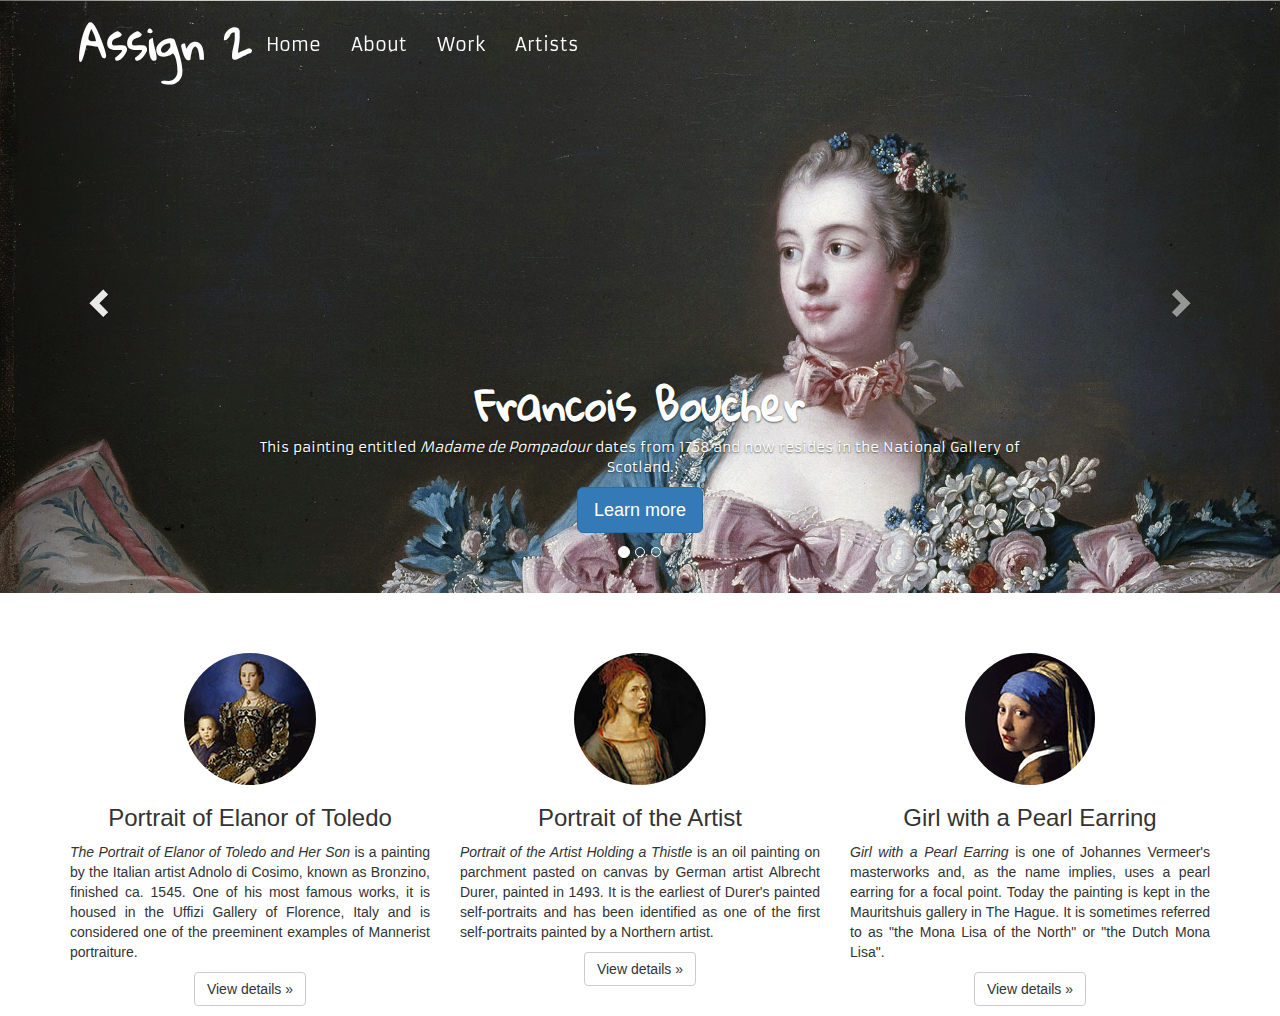
<file: artstore/index.html>
<!DOCTYPE html>
<html lang="en">
<head>
	<meta charset="utf-8">
	<meta name="viewport" content="width=device-width, initial-scale=1">
	<title>Assign 2</title>
	<!-- Latest compiled and minified CSS -->
	<link rel="stylesheet" href="https://maxcdn.bootstrapcdn.com/bootstrap/3.3.7/css/bootstrap.min.css">
	<link rel="stylesheet" href="css/artstore.css">
	<!-- Fonts being used -->
	<link href='https://fonts.googleapis.com/css?family=Gloria+Hallelujah' rel='stylesheet'>
	<link href='https://fonts.googleapis.com/css?family=Armata' rel='stylesheet'>

	<script src="https://ajax.googleapis.com/ajax/libs/jquery/3.2.0/jquery.min.js"></script>
	<script src="https://maxcdn.bootstrapcdn.com/bootstrap/3.3.7/js/bootstrap.min.js"></script>
</head>

<body>
	<header>
		<div id="indexNavRow">
			<nav class="navbar navbar-inverse indexHead">
				<div class="container-fluid">
					<ul class="nav navbar-nav navbar-left">
						<li><h1 class="logoText">Assign 2</h1></li>
						<li><a href="index.html">Home</a></li>
						<li><a href="about.html">About</a></li>
						<li><a href="work.html">Work</a></li>
						<li><a href="artists.html">Artists</a></li>
					</ul>
				</div>
			</nav>
		</div>
	</header>



  <div id="myCarousel" class="carousel slide" data-ride="carousel">
    <!-- Indicators -->
    <ol class="carousel-indicators">
      <li data-target="#myCarousel" data-slide-to="0" class="active"></li>
      <li data-target="#myCarousel" data-slide-to="1"></li>
      <li data-target="#myCarousel" data-slide-to="2"></li>
    </ol>

    <!-- Wrapper for slides -->
    <div class="carousel-inner">
      <div class="item active">
        <img src="images/boucher2.jpg" alt="Boucher">
        <div class="carousel-caption">
          <h3 class="logoText">Francois Boucher</h3>
          <p class="rowHeader">This painting entitled <em>Madame de Pompadour</em> dates from 1758 and now resides in the National Gallery of Scotland.</p>
          <p><a class="btn btn-primary btn-lg" href="#" role="button">Learn more</a></p>
        </div>
      </div>

      <div class="item">
        <img src="images/david2.jpg" alt="David">
        <div class="carousel-caption">
          <h3 class="logoText">Jacques-Louis David</h3>
          <p class="rowHeader"><em>The Intervention of the Sabine Women</em> was painted in 1799 and resides in the Musee du Louvre, Paris</p>
          <p><a class="btn btn-primary btn-lg" href="#" role="button">Learn more</a></p>
        </div>
      </div>
    
      <div class="item">
        <img src="images/vermeer2.jpg" alt="Vermeer">
        <div class="carousel-caption">
          <h3 class="logoText">Jan Vermeer</h3>
          <p class="rowHeader"><em>The Art of Painting</em> is considred by many to be Vermeer's masterpiece.</p>
          <p><a class="btn btn-primary btn-lg" href="#" role="button">Learn more</a></p>
        </div>
      </div>
    </div>

    <!-- Left and right controls -->
    <a class="left carousel-control" href="#myCarousel" data-slide="prev">
      <span class="glyphicon glyphicon-chevron-left"></span>
      <span class="sr-only">Previous</span>
    </a>
    <a class="right carousel-control" href="#myCarousel" data-slide="next">
      <span class="glyphicon glyphicon-chevron-right"></span>
      <span class="sr-only">Next</span>
    </a>
  </div>
  <br>
  <br>
  <br>
  <div class="container">
  	<div class="row">
  		<div class="col-md-4 center-block">
  			<img src="images/thumbs/120010.jpg" class="img-circle center-block" alt="Portrait of Elanor of Toledo">
  			<h3 class="text-center">Portrait of Elanor of Toledo</h3>
  			<p class="text-justify"><em>The Portrait of Elanor of Toledo and Her Son</em> is a painting by the Italian artist Adnolo di Cosimo, known as Bronzino, finished ca. 1545. One of his most famous works, it is housed in the Uffizi Gallery of Florence, Italy and is considered one of the preeminent examples of Mannerist portraiture.</p>
  			<p class="text-center"><a class="btn btn-default" href="#" role="button">View details &raquo;</a></p>
  		</div>
  		<div class="col-md-4">
  			<img src="images/thumbs/116010.jpg" class="img-circle center-block" alt="Portrait of the Artist">
  			<h3 class="text-center">Portrait of the Artist</h3>
  			<p class="text-justify"><em>Portrait of the Artist Holding a Thistle</em> is an oil painting on parchment pasted on canvas by German artist Albrecht Durer, painted in 1493. It is the earliest of Durer's painted self-portraits and has been identified as one of the first self-portraits painted by a Northern artist.</p>
  			<p class="text-center"><a class="btn btn-default" href="#" role="button">View details &raquo;</a></p>
  		</div>
  		<div class="col-md-4">
  			<img src="images/thumbs/106020.jpg" class="img-circle center-block" alt="Girl with a Pearl Earring">
  			<h3 class="text-center">Girl with a Pearl Earring</h3>
  			<p class="text-justify"><em>Girl with a Pearl Earring</em> is one of Johannes Vermeer's masterworks and, as the name implies, uses a pearl earring for a focal point. Today the painting is kept in the Mauritshuis gallery in The Hague. It is sometimes referred to as "the Mona Lisa of the North" or "the Dutch Mona Lisa".</p>
  			<p class="text-center"><a class="btn btn-default center" href="#" role="button">View details &raquo;</a></p>
  		</div>
  	</div>
  </div>



</body>
</html>
</file>
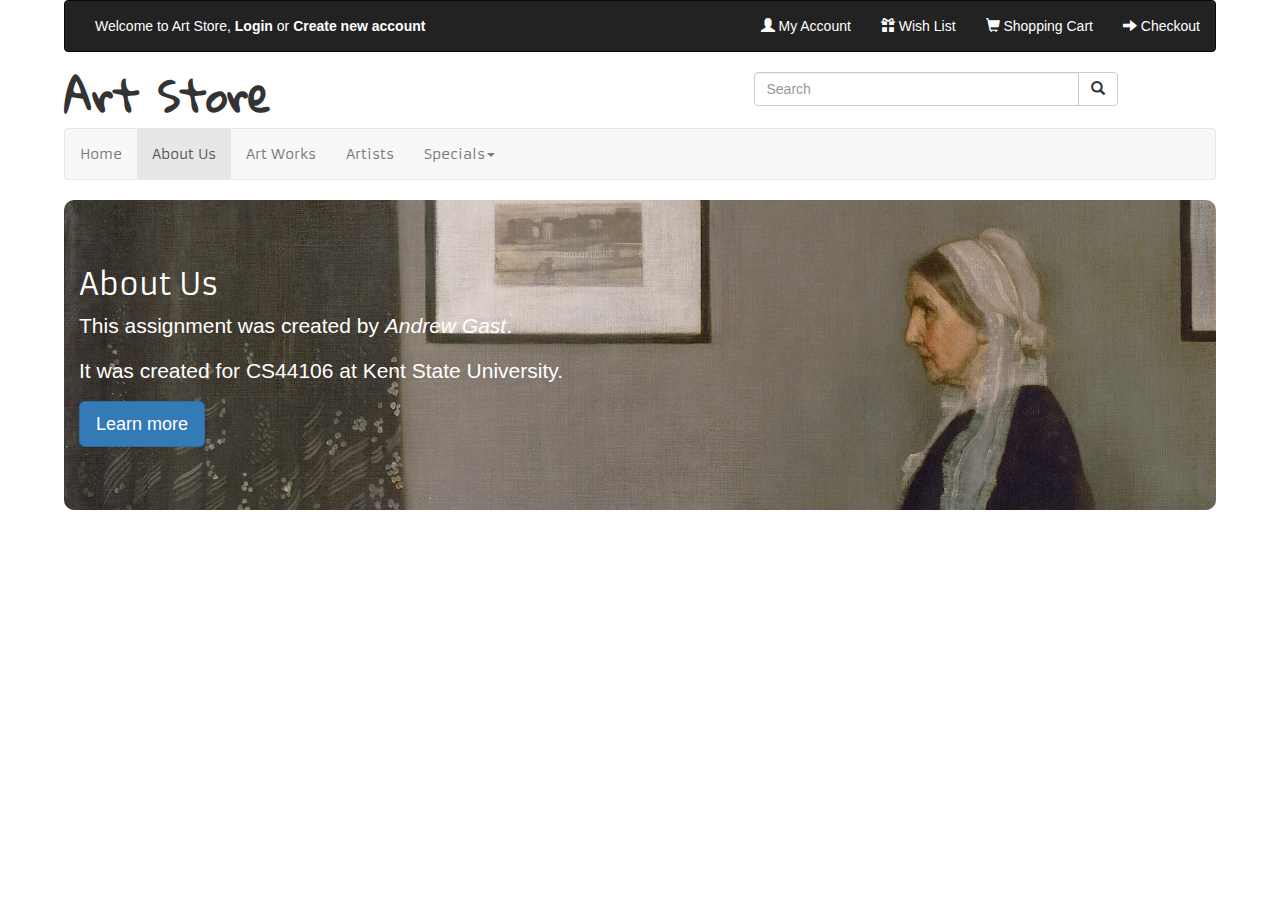
<file: artstore/about.html>
<!DOCTYPE html>
<html lang="en">
<head>
	<meta charset="utf-8">
	<meta name="viewport" content="width=device-width, initial-scale=1">
	<title>Chapter5</title>
	<!-- Latest compiled and minified CSS -->
	<link rel="stylesheet" href="https://maxcdn.bootstrapcdn.com/bootstrap/3.3.7/css/bootstrap.min.css">
	<link rel="stylesheet" href="css/artstore.css">
	<!-- Fonts being used -->
	<link href='https://fonts.googleapis.com/css?family=Gloria+Hallelujah' rel='stylesheet'>
	<link href='https://fonts.googleapis.com/css?family=Armata' rel='stylesheet'>

	<script src="https://ajax.googleapis.com/ajax/libs/jquery/3.2.0/jquery.min.js"></script>
	<script src="https://maxcdn.bootstrapcdn.com/bootstrap/3.3.7/js/bootstrap.min.js"></script>
</head>

<body>
	<header>
		<!-- Top nav bar (Login, Account, Wish List, etc.)-->
		<div id="topNavRow">
			<nav class="navbar navbar-inverse">
				<div class="container-fluid">
					<div class="navbar-header">
						<p class="navbar-text">
							Welcome to Art Store, <a class="navbar-link" href="#"><strong>Login</strong></a> or <a class="navbar-link" href="#"><strong>Create new account</strong></a>
						</p>
					</div>
					<ul class="nav navbar-nav navbar-right">
						<li><a href="#"><span class="glyphicon glyphicon-user"></span> My Account</a></li>
						<li><a href="#"><span class="glyphicon glyphicon-gift"></span> Wish List</a></li>
						<li><a href="#"><span class="glyphicon glyphicon-shopping-cart"></span> Shopping Cart</a></li>
						<li><a href="#"><span class="glyphicon glyphicon-arrow-right"></span> Checkout</a></li>
					</ul>
				</div>
			</nav>
		</div>

		<!-- Logo row (Art Store, search)-->
		<div id="logoRow">
		<div class="row">
			<div class="col-md-4">
			<h1>Art Store</h1>
			</div>

			<div class="col-md-3"></div>

			<div class="col-md-4">
			<form action="http://www.randyconnolly.com/tests/process.php">
				<div class="input-group">
					<input type="text" class="form-control" placeholder="Search">
					<div class="input-group-btn">
						<button class="btn btn-default" type="submit"><i class="glyphicon glyphicon-search"></i></button>
					</div>
				</div>
			</form>
			</div>
		</div>
		</div>

		<!-- Bottom nav bar (Home, About, Art Works, etc.) -->
		<div id="botNavRow">
			<nav class="navbar navbar-default">
				<ul class="nav navbar-nav">
					<li><a href="index.html">Home</a></li>
					<li class="active"><a href="about.html">About Us</a></li>
					<li ><a href="work.html">Art Works</a></li>
					<li><a href="artists.html">Artists</a></li>
					<li class="dropdown"><a class="dropdown-toggle" data-toggle="dropdown" href="#">Specials<span class="caret"></span></a>
						<ul class="dropdown-menu">
							<li><a href="#">Special 1</a></li>
							<li><a href="#">Special 2</a></li>
						</ul>
					</li>
				</ul>
			</nav>
		</div>
	</header>
	<div class="main">
		<div class="jumbotron">
			<div class="container">
				<h2 class="rowHeader">About Us</h2>      
				<p>This assignment was created by <em>Andrew Gast</em>.</p>
				<p>It was created for CS44106 at Kent State University.</p>
				<p><a class="btn btn-primary btn-lg" href="#" role="button">Learn more</a></p>
			</div>
		</div>
	</div>
</body>
</html>
</file>
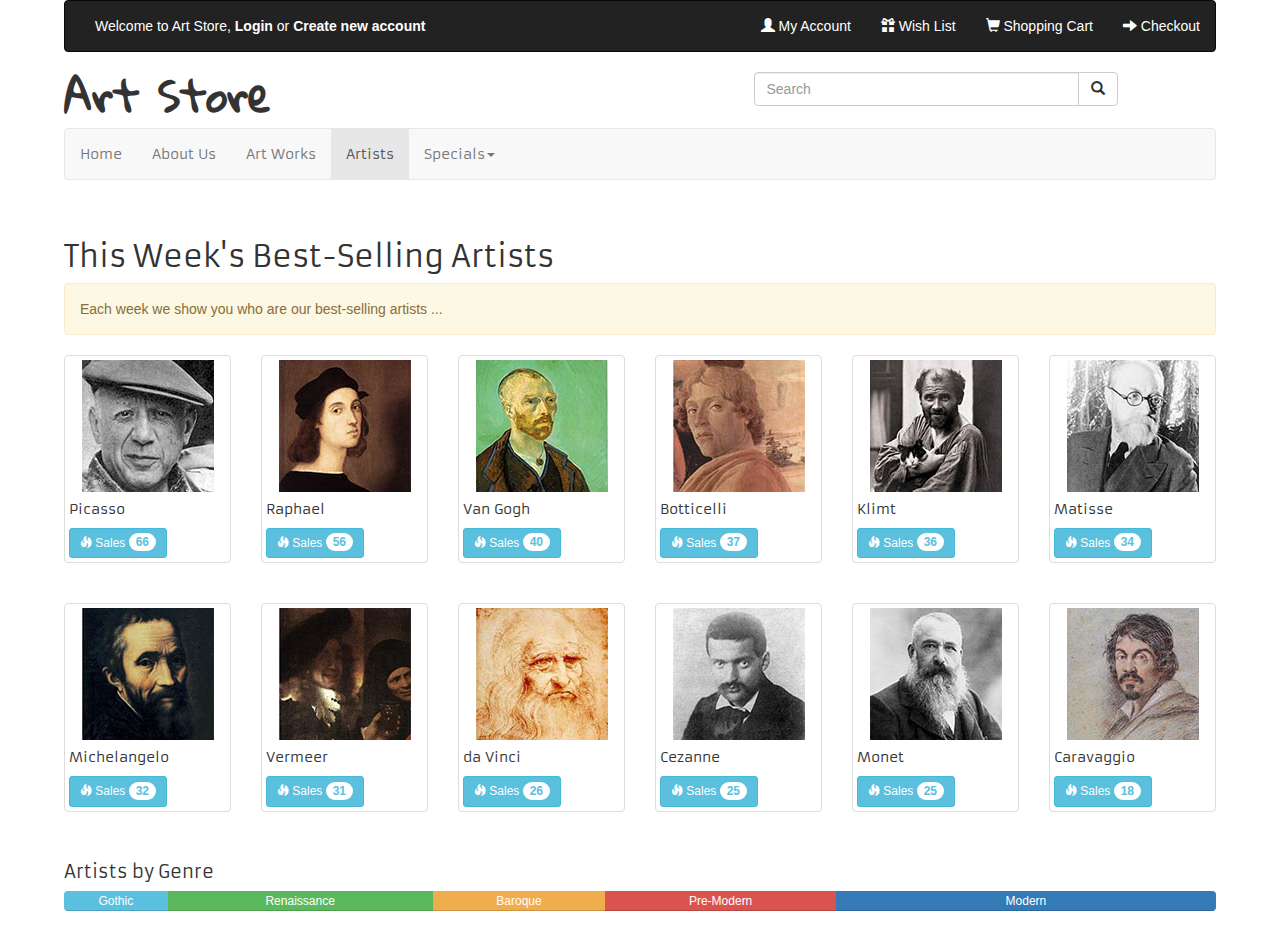
<file: artstore/artists.html>
<!DOCTYPE html>
<html lang="en">
<head>
	<meta charset="utf-8">
	<meta name="viewport" content="width=device-width, initial-scale=1">
	<title>Chapter5</title>
	<!-- Latest compiled and minified CSS -->
	<link rel="stylesheet" href="https://maxcdn.bootstrapcdn.com/bootstrap/3.3.7/css/bootstrap.min.css">
	<link rel="stylesheet" href="css/artstore.css">
	<!-- Fonts being used -->
	<link href='https://fonts.googleapis.com/css?family=Gloria+Hallelujah' rel='stylesheet'>
	<link href='https://fonts.googleapis.com/css?family=Armata' rel='stylesheet'>

	<script src="https://ajax.googleapis.com/ajax/libs/jquery/3.2.0/jquery.min.js"></script>
	<script src="https://maxcdn.bootstrapcdn.com/bootstrap/3.3.7/js/bootstrap.min.js"></script>
</head>

<body>
<header>
<!-- Top nav bar (Login, Account, Wish List, etc.)-->
<div id="topNavRow">
	<nav class="navbar navbar-inverse">
		<div class="container-fluid">
			<div class="navbar-header">
				<p class="navbar-text">
					Welcome to Art Store, <a class="navbar-link" href="#"><strong>Login</strong></a> or <a class="navbar-link" href="#"><strong>Create new account</strong></a>
				</p>
			</div>
			<ul class="nav navbar-nav navbar-right">
				<li><a href="#"><span class="glyphicon glyphicon-user"></span> My Account</a></li>
				<li><a href="#"><span class="glyphicon glyphicon-gift"></span> Wish List</a></li>
				<li><a href="#"><span class="glyphicon glyphicon-shopping-cart"></span> Shopping Cart</a></li>
				<li><a href="#"><span class="glyphicon glyphicon-arrow-right"></span> Checkout</a></li>
			</ul>
		</div>
	</nav>
</div>

<!-- Logo row (Art Store, search)-->
<div id="logoRow">
<div class="row">
	<div class="col-md-4">
	<h1>Art Store</h1>
	</div>

	<div class="col-md-3"></div>

	<div class="col-md-4">
	<form action="http://www.randyconnolly.com/tests/process.php">
		<div class="input-group">
			<input type="text" class="form-control" placeholder="Search">
			<div class="input-group-btn">
				<button class="btn btn-default" type="submit"><i class="glyphicon glyphicon-search"></i></button>
			</div>
		</div>
	</form>
	</div>
</div>
</div>

<!-- Bottom nav bar (Home, About, Art Works, etc.) -->
<div id="botNavRow">
	<nav class="navbar navbar-default">
		<ul class="nav navbar-nav">
			<li><a href="index.html">Home</a></li>
			<li><a href="about.html">About Us</a></li>
			<li ><a href="work.html">Art Works</a></li>
			<li class="active"><a href="artists.html">Artists</a></li>
			<li class="dropdown"><a class="dropdown-toggle" data-toggle="dropdown" href="#">Specials<span class="caret"></span></a>
				<ul class="dropdown-menu">
					<li><a href="#">Special 1</a></li>
					<li><a href="#">Special 2</a></li>
				</ul>
			</li>
		</ul>
	</nav>
</div>
</header>

<!-- Main Row -->
<div class="main">
	<br>
	<h2 class="rowHeader">This Week's Best-Selling Artists</h2>
	<div class="alert alert-warning">
		Each week we show you who are our best-selling artists ...
	</div>
	<div class="row">
		<div class="col-md-2">
			<div class="thumbnail">
				<img src="images/artists/1.jpg" class="img-responsive center-block" alt="Picasso">
				<h5 class="rowHeader">Picasso</h5>
				<div class="btn-group-sm">
					<button type="button" class="btn btn-info"><span class="glyphicon glyphicon-fire"></span> Sales <span class="badge">66</span></button>
				</div>
			</div>
		</div>
		<div class="col-md-2">
			<div class="thumbnail">
				<img src="images/artists/99.jpg" class="img-responsive center-block" alt="Raphael">
				<h5 class="rowHeader">Raphael</h5>
				<div class="btn-group-sm">
					<button type="button" class="btn btn-info"><span class="glyphicon glyphicon-fire"></span> Sales <span class="badge">56</span></button>
				</div>
			</div>
		</div>
		<div class="col-md-2">
			<div class="thumbnail">
				<img src="images/artists/19.jpg" class="img-responsive center-block" alt="Van Gogh">
				<h5 class="rowHeader">Van Gogh</h5>
				<div class="btn-group-sm">
					<button type="button" class="btn btn-info"><span class="glyphicon glyphicon-fire"></span> Sales <span class="badge">40</span></button>
				</div>
			</div>
		</div>
		<div class="col-md-2">
			<div class="thumbnail">
				<img src="images/artists/95.jpg" class="img-responsive center-block" alt="Botticelli">
				<h5 class="rowHeader">Botticelli</h5>
				<div class="btn-group-sm">
					<button type="button" class="btn btn-info"><span class="glyphicon glyphicon-fire"></span> Sales <span class="badge">37</span></button>
				</div>
			</div>
		</div>
		<div class="col-md-2">
			<div class="thumbnail">
				<img src="images/artists/29.jpg" class="img-responsive center-block" alt="Klimt">
				<h5 class="rowHeader">Klimt</h5>
				<div class="btn-group-sm">
					<button type="button" class="btn btn-info"><span class="glyphicon glyphicon-fire"></span> Sales <span class="badge">36</span></button>
				</div>
			</div>
		</div>
		<div class="col-md-2">
			<div class="thumbnail">
				<img src="images/artists/2.jpg" class="img-responsive center-block" alt="Matisse">
				<h5 class="rowHeader">Matisse</h5>
				<div class="btn-group-sm">
					<button type="button" class="btn btn-info"><span class="glyphicon glyphicon-fire"></span> Sales <span class="badge">34</span></button>
				</div>
			</div>
		</div>
	</div>
	<br>
	<div class="row">
		<div class="col-md-2">
			<div class="thumbnail">
				<img src="images/artists/98.jpg" class="img-responsive center-block" alt="Michelangelo">
				<h5 class="rowHeader">Michelangelo</h5>
				<div class="btn-group-sm">
					<button type="button" class="btn btn-info"><span class="glyphicon glyphicon-fire"></span> Sales <span class="badge">32</span></button>
				</div>
			</div>
		</div>
		<div class="col-md-2">
			<div class="thumbnail">
				<img src="images/artists/106.jpg" class="img-responsive center-block" alt="Vermeer">
				<h5 class="rowHeader">Vermeer</h5>
				<div class="btn-group-sm">
					<button type="button" class="btn btn-info"><span class="glyphicon glyphicon-fire"></span> Sales <span class="badge">31</span></button>
				</div>
			</div>
		</div>
		<div class="col-md-2">
			<div class="thumbnail">
				<img src="images/artists/97.jpg" class="img-responsive center-block" alt="da Vinci">
				<h5 class="rowHeader">da Vinci</h5>
				<div class="btn-group-sm">
					<button type="button" class="btn btn-info"><span class="glyphicon glyphicon-fire"></span> Sales <span class="badge">26</span></button>
				</div>
			</div>
		</div>
		<div class="col-md-2">
			<div class="thumbnail">
				<img src="images/artists/21.jpg" class="img-responsive center-block" alt="Cezanne">
				<h5 class="rowHeader">Cezanne</h5>
				<div class="btn-group-sm">
					<button type="button" class="btn btn-info"><span class="glyphicon glyphicon-fire"></span> Sales <span class="badge">25</span></button>
				</div>
			</div>
		</div>
		<div class="col-md-2">
			<div class="thumbnail">
				<img src="images/artists/17.jpg" class="img-responsive center-block" alt="Monet">
				<h5 class="rowHeader">Monet</h5>
				<div class="btn-group-sm">
					<button type="button" class="btn btn-info"><span class="glyphicon glyphicon-fire"></span> Sales <span class="badge">25</span></button>
				</div>
			</div>
		</div>
		<div class="col-md-2">
			<div class="thumbnail">
				<img src="images/artists/101.jpg" class="img-responsive center-block" alt="Caravaggio">
				<h5 class="rowHeader">Caravaggio</h5>
				<div class="btn-group-sm">
					<button type="button" class="btn btn-info"><span class="glyphicon glyphicon-fire"></span> Sales <span class="badge">18</span></button>
				</div>
			</div>
		</div>
	</div>
	<br>
	<h4 class="rowHeader">Artists by Genre</h4>
	<div class="progress">
		<div class="progress-bar progress-bar-info" role="progressbar" style="width:9%">
			Gothic
		</div>
		<div class="progress-bar progress-bar-success" role="progressbar" style="width:23%">
			Renaissance
		</div>
		<div class="progress-bar progress-bar-warning" role="progressbar" style="width:15%">
			Baroque
		</div>
		<div class="progress-bar progress-bar-danger" role="progressbar" style="width:20%">
			Pre-Modern
		</div>
		<div class="progress-bar progress-bar-primary" role="progressbar" style="width:33%">
			Modern
		</div>
	</div>	
</div>

</body>

</html>
</file>
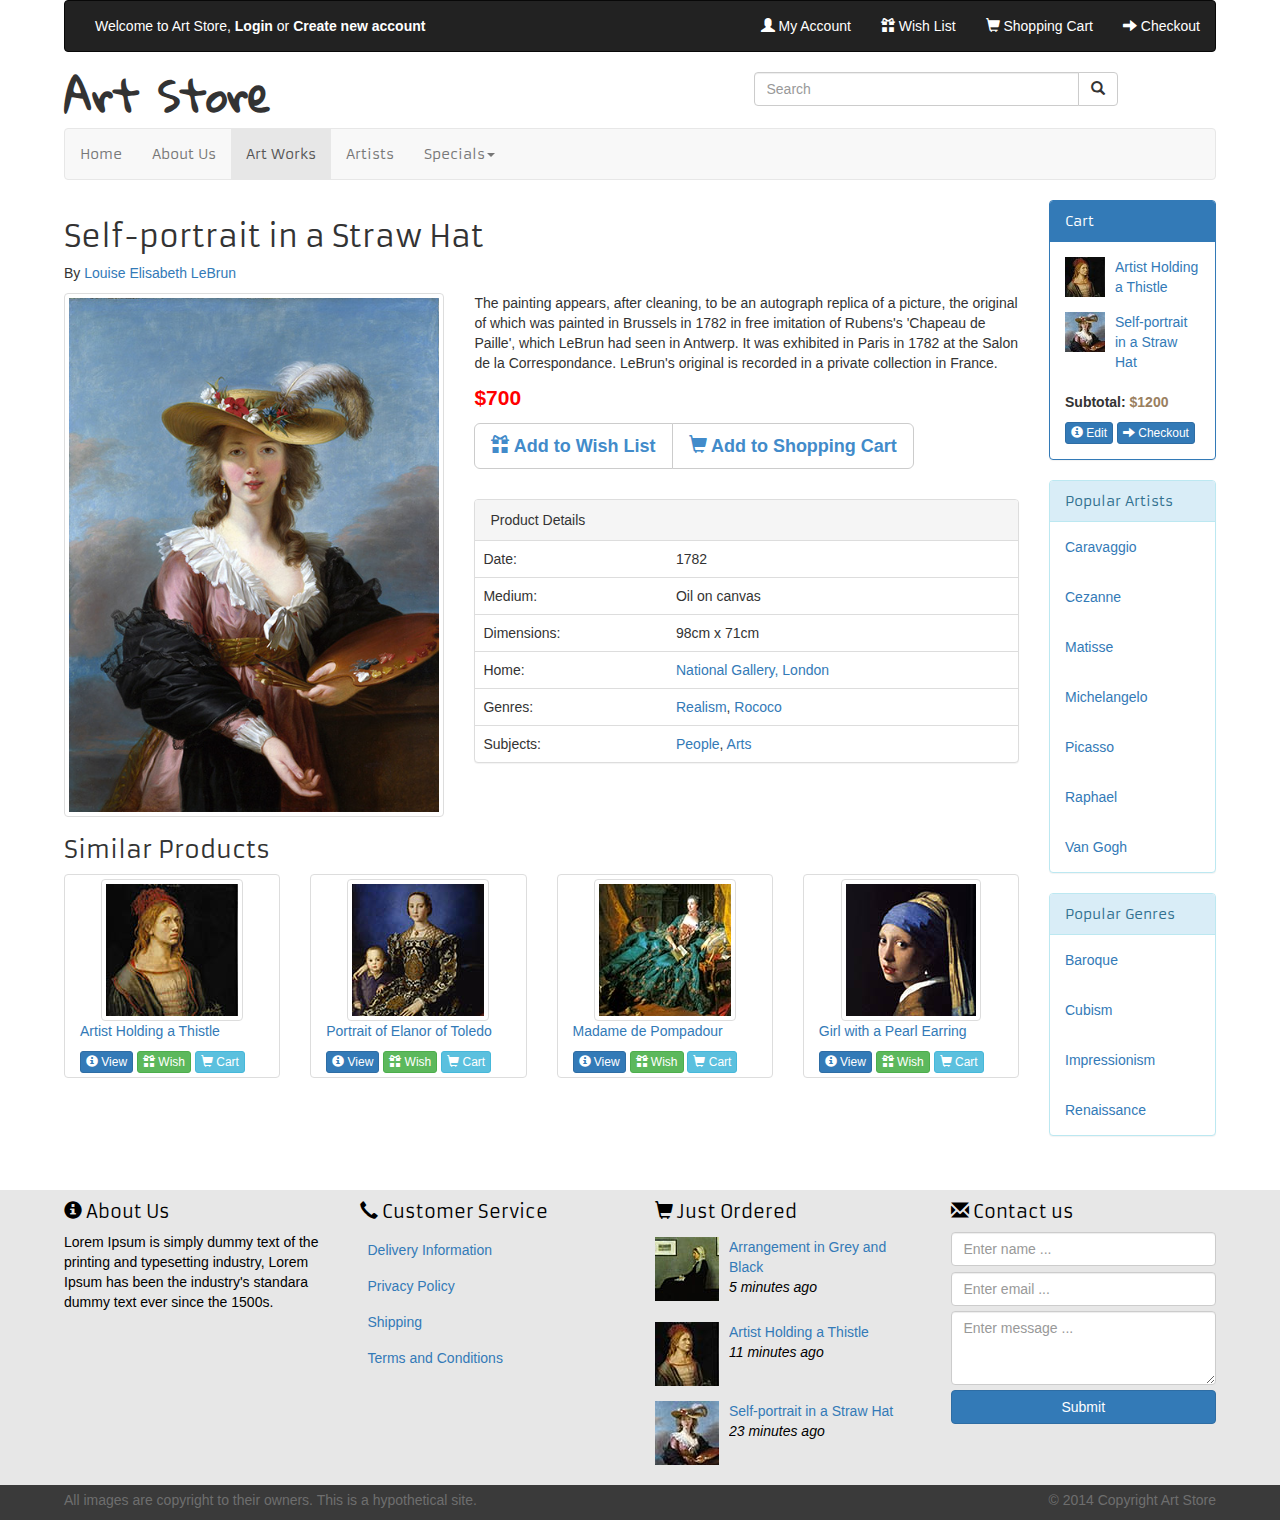
<file: artstore/work.html>
<!DOCTYPE html>
<html lang="en">
<head>
	<meta charset="utf-8">
	<meta name="viewport" content="width=device-width, initial-scale=1">
	<title>Chapter5</title>
	<!-- Latest compiled and minified CSS -->
	<link rel="stylesheet" href="https://maxcdn.bootstrapcdn.com/bootstrap/3.3.7/css/bootstrap.min.css">
	<link rel="stylesheet" href="css/artstore.css">
	<!-- Fonts being used -->
	<link href='https://fonts.googleapis.com/css?family=Gloria+Hallelujah' rel='stylesheet'>
	<link href='https://fonts.googleapis.com/css?family=Armata' rel='stylesheet'>

	<script src="https://ajax.googleapis.com/ajax/libs/jquery/3.2.0/jquery.min.js"></script>
	<script src="https://maxcdn.bootstrapcdn.com/bootstrap/3.3.7/js/bootstrap.min.js"></script>
</head>

<body>
<header>
<!-- Top nav bar (Login, Account, Wish List, etc.)-->
<div id="topNavRow">
	<nav class="navbar navbar-inverse">
		<div class="container-fluid">
			<div class="navbar-header">
				<p class="navbar-text">
					Welcome to Art Store, <a class="navbar-link" href="#"><strong>Login</strong></a> or <a class="navbar-link" href="#"><strong>Create new account</strong></a>
				</p>
			</div>
			<ul class="nav navbar-nav navbar-right">
				<li><a href="#"><span class="glyphicon glyphicon-user"></span> My Account</a></li>
				<li><a href="#"><span class="glyphicon glyphicon-gift"></span> Wish List</a></li>
				<li><a href="#"><span class="glyphicon glyphicon-shopping-cart"></span> Shopping Cart</a></li>
				<li><a href="#"><span class="glyphicon glyphicon-arrow-right"></span> Checkout</a></li>
			</ul>
		</div>
	</nav>
</div>

<!-- Logo row (Art Store, search)-->
<div id="logoRow">
<div class="row">
	<div class="col-md-4">
	<h1>Art Store</h1>
	</div>

	<div class="col-md-3"></div>

	<div class="col-md-4">
	<form action="http://www.randyconnolly.com/tests/process.php">
		<div class="input-group">
			<input type="text" class="form-control" placeholder="Search">
			<div class="input-group-btn">
				<button class="btn btn-default" type="submit"><i class="glyphicon glyphicon-search"></i></button>
			</div>
		</div>
	</form>
	</div>
</div>
</div>

<!-- Bottom nav bar (Home, About, Art Works, etc.) -->
<div id="botNavRow">
	<nav class="navbar navbar-default">
		<ul class="nav navbar-nav">
			<li><a href="index.html">Home</a></li>
			<li><a href="about.html">About Us</a></li>
			<li class="active"><a href="work.html">Art Works</a></li>
			<li><a href="artists.html">Artists</a></li>
			<li class="dropdown"><a class="dropdown-toggle" data-toggle="dropdown" href="#">Specials<span class="caret"></span></a>
				<ul class="dropdown-menu">
					<li><a href="#">Special 1</a></li>
					<li><a href="#">Special 2</a></li>
				</ul>
			</li>
		</ul>
	</nav>
</div>
</header>

<!-- Main Row -->
<div class="main">
	<div class="row">
		<div class="col-md-10">
			<h2 class="rowHeader">Self-portrait in a Straw Hat</h2>
			<p>By <a href="#">Louise Elisabeth LeBrun</a></p>
			<!-- Row containing pic, desc., price -->
			<div class="row">
				<div class="col-md-5">
					<img class="img-responsive img-thumbnail" src="images/113010.jpg" alt="Self-portrait in a Straw Hat">
				</div>
				<div class="col-md-7">
					<p>The painting appears, after cleaning, to be an autograph replica of a picture, the original of which was painted in Brussels in 1782 in free imitation of Rubens's 'Chapeau de Paille', which LeBrun had seen in Antwerp. It was exhibited in Paris in 1782 at the Salon de la Correspondance. LeBrun's original is recorded in a private collection in France.</p>
					<p id="price">$700</p>
					<div class="btn-group btn-group-lg">
						<a href="#" class="btn btn-default" role="button"><span class="glyphicon glyphicon-gift"></span> Add to Wish List</a>
						<a href="#" class="btn btn-default" role="button"><span class="glyphicon glyphicon-shopping-cart"></span> Add to Shopping Cart</a>

					</div>
					<p>&nbsp;</p>
					<div class="panel panel-default">
						<div class="panel-heading">Product Details</div>
						<table class="table">
							<tr>
								<td class="first">Date:</td>
								<td>1782</td>
							</tr>
							<tr>
								<td class="first">Medium:</td>
								<td>Oil on canvas</td>
							</tr>
							<tr>
								<td class="first">Dimensions:</td>
								<td>98cm x 71cm</td>
							</tr>
							<tr>
								<td class="first">Home:</td>
								<td><a href="#">National Gallery, London</a></td>
							</tr>
							<tr>
								<td class="first">Genres:</td>
								<td><a href="#">Realism</a>, <a href="#">Rococo</a></td>
							</tr>
							<tr>
								<td class="first">Subjects:</td>
								<td><a href="#">People</a>, <a href="#">Arts</a></td>
							</tr>
						</table>
					</div>
				</div>
			</div>

			<!-- Similar Products Row -->
			<div class="row">
				<div class="col-md-10">
					<h3 class="rowHeader">Similar Products</h3>
				</div>
			</div>
			<div class="row">
				<div class="col-md-3">
					<div class="container img-thumbnail">
						<img src="images/thumbs/116010.jpg" class="img-thumbnail center-block" alt="Artist Holding a Thistle">
						<p class="imgDesc"><a href="#">Artist Holding a Thistle</a></p>
						<div class="btn-group-xs">
							<button type="button" class="btn btn-primary"><span class="glyphicon glyphicon-info-sign"></span> View</button>
							<button type="button" class="btn btn-success"><span class="glyphicon glyphicon-gift"></span> Wish</button>
							<button type="button" class="btn btn-info"><span class="glyphicon glyphicon-shopping-cart"></span> Cart</button>
						</div>
					</div>
				</div>
				<div class="col-md-3">
					<div class="container img-thumbnail">
						<img src="images/thumbs/120010.jpg" class="img-thumbnail center-block" alt="Portrait of Elanor of Toledo">
						<p class="imgDesc"><a href="#">Portrait of Elanor of Toledo</a></p>
						<div class="btn-group-xs">
							<button type="button" class="btn btn-primary"><span class="glyphicon glyphicon-info-sign"></span> View</button>
							<button type="button" class="btn btn-success"><span class="glyphicon glyphicon-gift"></span> Wish</button>
							<button type="button" class="btn btn-info"><span class="glyphicon glyphicon-shopping-cart"></span> Cart</button>
						</div>
					</div>
				</div>
				<div class="col-md-3">
					<div class="container img-thumbnail">
						<img src="images/thumbs/107010.jpg" class="img-thumbnail center-block" alt="Madame de Pompadour">
						<p class="imgDesc"><a href="#">Madame de Pompadour</a></p>
						<div class="btn-group-xs">
							<button type="button" class="btn btn-primary"><span class="glyphicon glyphicon-info-sign"></span> View</button>
							<button type="button" class="btn btn-success"><span class="glyphicon glyphicon-gift"></span> Wish</button>
							<button type="button" class="btn btn-info"><span class="glyphicon glyphicon-shopping-cart"></span> Cart</button>
						</div>
					</div>
				</div>
				<div class="col-md-3">
					<div class="container img-thumbnail">
						<img src="images/thumbs/106020.jpg" class="img-thumbnail center-block" alt="Girl with a Pearl Earring">
						<p class="imgDesc"><a href="#">Girl with a Pearl Earring</a></p>
						<div class="btn-group-xs">
							<button type="button" class="btn btn-primary"><span class="glyphicon glyphicon-info-sign"></span> View</button>
							<button type="button" class="btn btn-success"><span class="glyphicon glyphicon-gift"></span> Wish</button>
							<button type="button" class="btn btn-info"><span class="glyphicon glyphicon-shopping-cart"></span> Cart</button>
						</div>
					</div>
				</div>
			</div>
		</div>

		<!-- Right side panels -->
		<div class="col-md-2">
			<div class="panel panel-primary">
				<div class="panel-heading"><span class="rowHeader">Cart</span></div>
				<div class="panel-body">
					<div class="media">
						<div class="media-left">
							<img src="images/tiny/116010.jpg" class="media-object" alt="Artist Holding a Thistle" style="width:40px">
						</div>
						<div class="media-body">
							<a href="#">Artist Holding a Thistle</a>
						</div>
					</div>
					<div class="media">
						<div class="media-left">
							<img src="images/tiny/113010.jpg" class="media-object" alt="Self-portrait in a Straw Hat" style="width:40px">
						</div>
						<div class="media-body">
							<a href="#">Self-portrait in a Straw Hat</a>
						</div>
					</div>
					<br>
					<p id="cartSubtotal">Subtotal: <span id="cartPrice">$1200</span></p>
					<div class="btn-group-xs">
						<button type="button" class="btn btn-primary"><span class="glyphicon glyphicon-info-sign"></span> Edit</button>
						<button type="button" class="btn btn-primary"><span class="glyphicon glyphicon-arrow-right"></span> Checkout</button>
					</div>
				</div>
			</div>
			<div class="panel panel-info">
				<div class="panel-heading"><span class="rowHeader">Popular Artists</span></div>
				<div class="panel-body"><a href="#">Caravaggio</a></div>
				<div class="panel-body"><a href="#">Cezanne</a></div>
				<div class="panel-body"><a href="#">Matisse</a></div>
				<div class="panel-body"><a href="#">Michelangelo</a></div>
				<div class="panel-body"><a href="#">Picasso</a></div>
				<div class="panel-body"><a href="#">Raphael</a></div>
				<div class="panel-body"><a href="#">Van Gogh</a></div>
			</div>
			<div class="panel panel-info">
				<div class="panel-heading"><span class="rowHeader">Popular Genres</span></div>
				<div class="panel-body"><a href="#">Baroque</a></div>
				<div class="panel-body"><a href="#">Cubism</a></div>
				<div class="panel-body"><a href="#">Impressionism</a></div>
				<div class="panel-body"><a href="#">Renaissance</a></div>
			</div>
		</div>
    </div>
    <br>
</div>

<footer>
	<div class="main">
		<div class="row">
			<div class="col-md-3">
				<h4 class="rowHeader"><span class="glyphicon glyphicon-info-sign"></span> About Us</h4>
				<p>Lorem Ipsum is simply dummy text of the printing and typesetting industry, Lorem Ipsum has been the industry's standara dummy text ever since the 1500s.</p>
			</div>
			<div class="col-md-3">
				<h4 class="rowHeader"><span class="glyphicon glyphicon-earphone"></span> Customer Service</h4>
				<table class="table borderless">
					<tr><td><a href="#">Delivery Information</a></td></tr>
					<tr><td><a href="#">Privacy Policy</a></td></tr>
					<tr><td><a href="#">Shipping</a></td></tr>
					<tr><td><a href="#">Terms and Conditions</a></td></tr>
				</table>
			</div>
			<div class="col-md-3">
				<h4 class="rowHeader"><span class="glyphicon glyphicon-shopping-cart"></span> Just Ordered</h4>
				<div class="media">
					<div class="media-left">
						<img src="images/tiny/13030.jpg" class="media-object" alt="Arrangement in Grey and Black">
					</div>
					<div class="media-body">
						<a href="#">Arrangement in Grey and Black</a>
						<p><em>5 minutes ago</em></p>
					</div>
				</div>
				<div class="media">
					<div class="media-left">
						<img src="images/tiny/116010.jpg" class="media-object" alt="Artist Holding a Thistle">
					</div>
					<div class="media-body">
						<a href="#">Artist Holding a Thistle</a>
						<p><em>11 minutes ago</em></p>
					</div>
				</div>
				<div class="media">
					<div class="media-left">
						<img src="images/tiny/113010.jpg" class="media-object" alt="Self-portrait in a Straw Hat">
					</div>
					<div class="media-body">
						<a href="#">Self-portrait in a Straw Hat</a>
						<p><em>23 minutes ago</em></p>
					</div>
				</div>
			</div>
			<div class="col-md-3">
				<h4 class="rowHeader"><span class="glyphicon glyphicon-envelope"></span> Contact us</h4>
				<form action="http://www.randyconnolly.com/tests/process.php">
					<div class="form-group">
						<input type="text" class="form-control" id="name" placeholder="Enter name ...">
						<input type="email" class="form-control" id="email" placeholder="Enter email ...">
						<textarea class="form-control" rows="3" name="text" placeholder="Enter message ..."></textarea>
						<button type="submit" class="btn btn-primary btn-block">Submit</button>
					</div>
				</form>
			</div>
		</div>
	</div>
	<br>
	<div class="copyrightRow">
		<p class="main">All images are copyright to their owners. This is a hypothetical site.
		<span class="pull-right">&copy; 2014 Copyright Art Store</span></p>
	</div>
</footer>
</body>
</html>
</file>
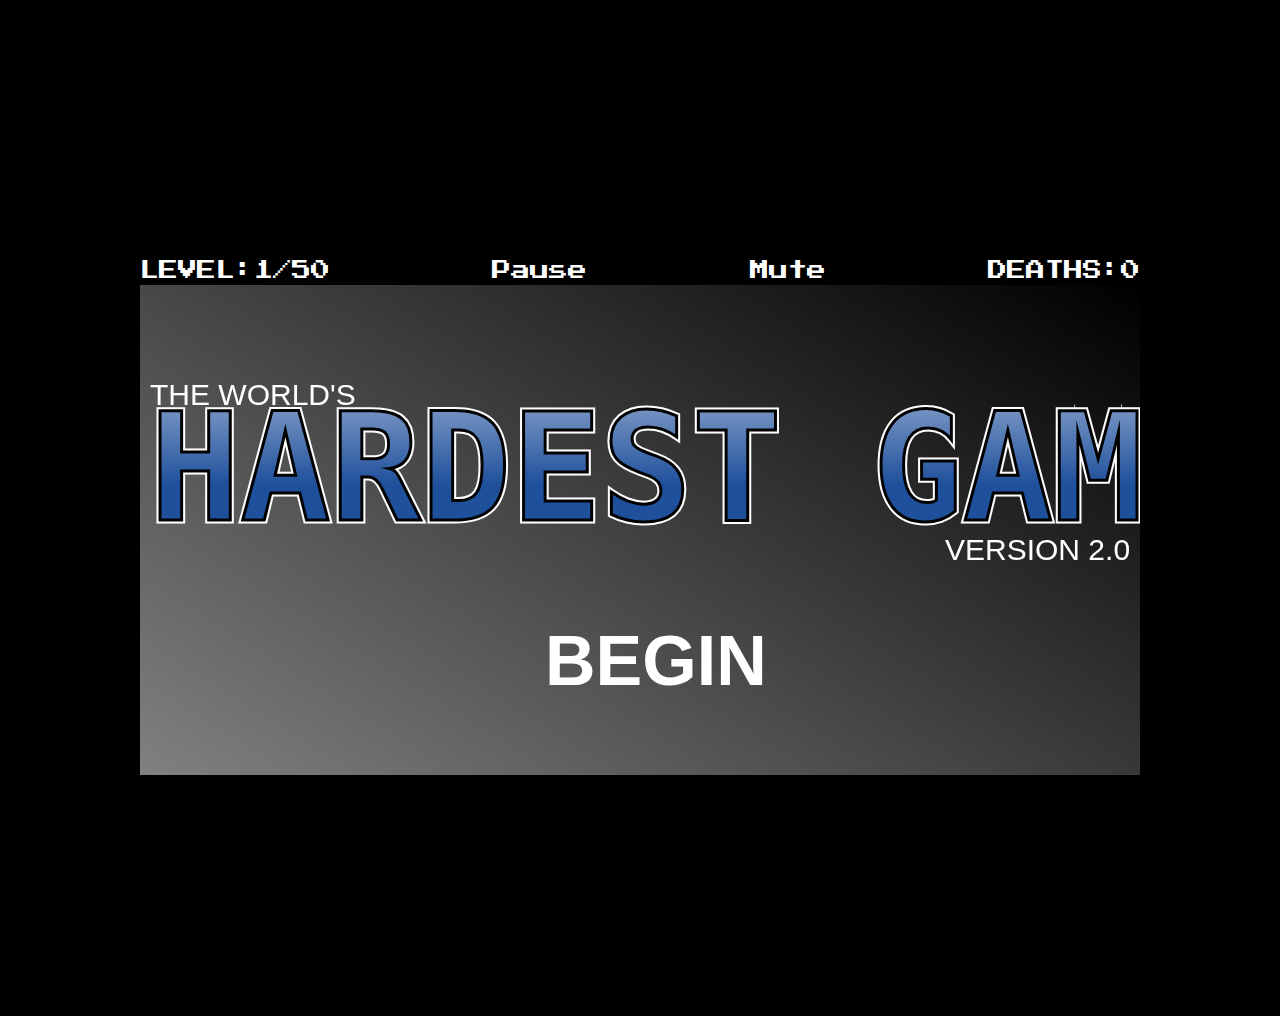
<file: Worlds Hardest Game 2/worldshardestgame.html>
<!--
    Kent State University
    CS 44105/54105 Web Programming I
    Fall 2017
    Assignment 3
    The World’s Hardest Game 2 Remake
    worldshardestgame.html
    Author 1: Abdulkareem Alali, aalali1@kent.edu
    Author 2: ...
-->
<!DOCTYPE html>
<html>
    <head>
        <title>TWHG2R</title>
        <meta name="viewport" content="width=device-width, initial-scale=1.0"/>
        <link href="https://fonts.googleapis.com/css?family=Press+Start+2P" rel="stylesheet">
        <link rel="stylesheet" type="text/css" href="css/worldshardestgame.css">
        <script src="js/helper.js"></script>
    </head>
    <body>
        <main>
            <div>
                <p>
                    <span>LEVEL:<span>1</span>/50</span>
                    <span>DEATHS:<span>0</span></span>
                </p>
                <canvas width="1000px;" height="490px;"></canvas>
            </div>
        </main>
    <script src="js/worldshardestgame.js"></script>
    </body>
</html>
</file>
<file: artstore/css/artstore.css>
#topNavRow p, #topNavRow a, #indexNavRow {
  color: white !important;
}

#indexNavRow a{
  color: white;
  font-size: 1.25em;
}

#logoRow h1, .logoText {
  font-size: 3em;
  font-weight: bold;
  margin-top: 0;
  font-family: 'Gloria Hallelujah', cursive;
}

#botNavRow li, .rowHeader, #indexNavRow li {
  font-family: 'Armata', sans-serif;
}

header, .main {
  width: 90%;
  margin: 0 auto;
}

#price {
  font-size: 1.5em;
  font-weight: bold;
  color: red;
}

div.btn-group a {
  color: #428BCA;
  font-size: 1em;
  font-weight: bold;
}
div.btn-group a:hover {
  color: #428BCA;
}

table.first {
  font-weight: bold;
}

.form-group input, .form-group textarea {
  margin-bottom: 2%;
}

#imgDesc, #cartSubtotal {
  font-weight: bold;
}

#cartPrice {
  color: #9A8060;
}

footer {
  margin-top: 1em;
  background-color: #E7E7E7;
  color: black;
}

div.copyrightRow {
  height: 35px;
  color: #6E6E6E;
  background-color: #3A3A3A;
  padding-top: 5px;
}

footer table.borderless td {
  border-top: 0 none;
}

.indexHead {
  position: fixed;
  z-index: 1;
  background: transparent;
  border: none;
  margin: 0 auto;
  padding-top: 20px;
}

.jumbotron {
  color: white;
  background-image: url('../images/whistler2.jpg');
  background-repeat: no-repeat;
  background-size: 100% auto;
  border-radius: 10px;
}
</file>
<file: Worlds Hardest Game 2/css/worldshardestgame.css>
/*
    Kent State University
    CS 44105/54105 Web Programming I
    Fall 2017
    Assignment 3
    The World’s Hardest Game 2 Remake
    worldshardestgame.css
    Author 1: Abdulkareem Alali, aalali1@kent.edu
    Author 2: ...
*/

body{
    background-color:black;
    font-family:'Press Start 2P',cursive;
}
p{
    color:white;
    margin-bottom:5px;
    font-size:1.2em;
    display:flex;
    justify-content:space-between;
}
main {
    height:1000px;
    display:flex;
    justify-content:center;
    align-items:center;
}
</file>
